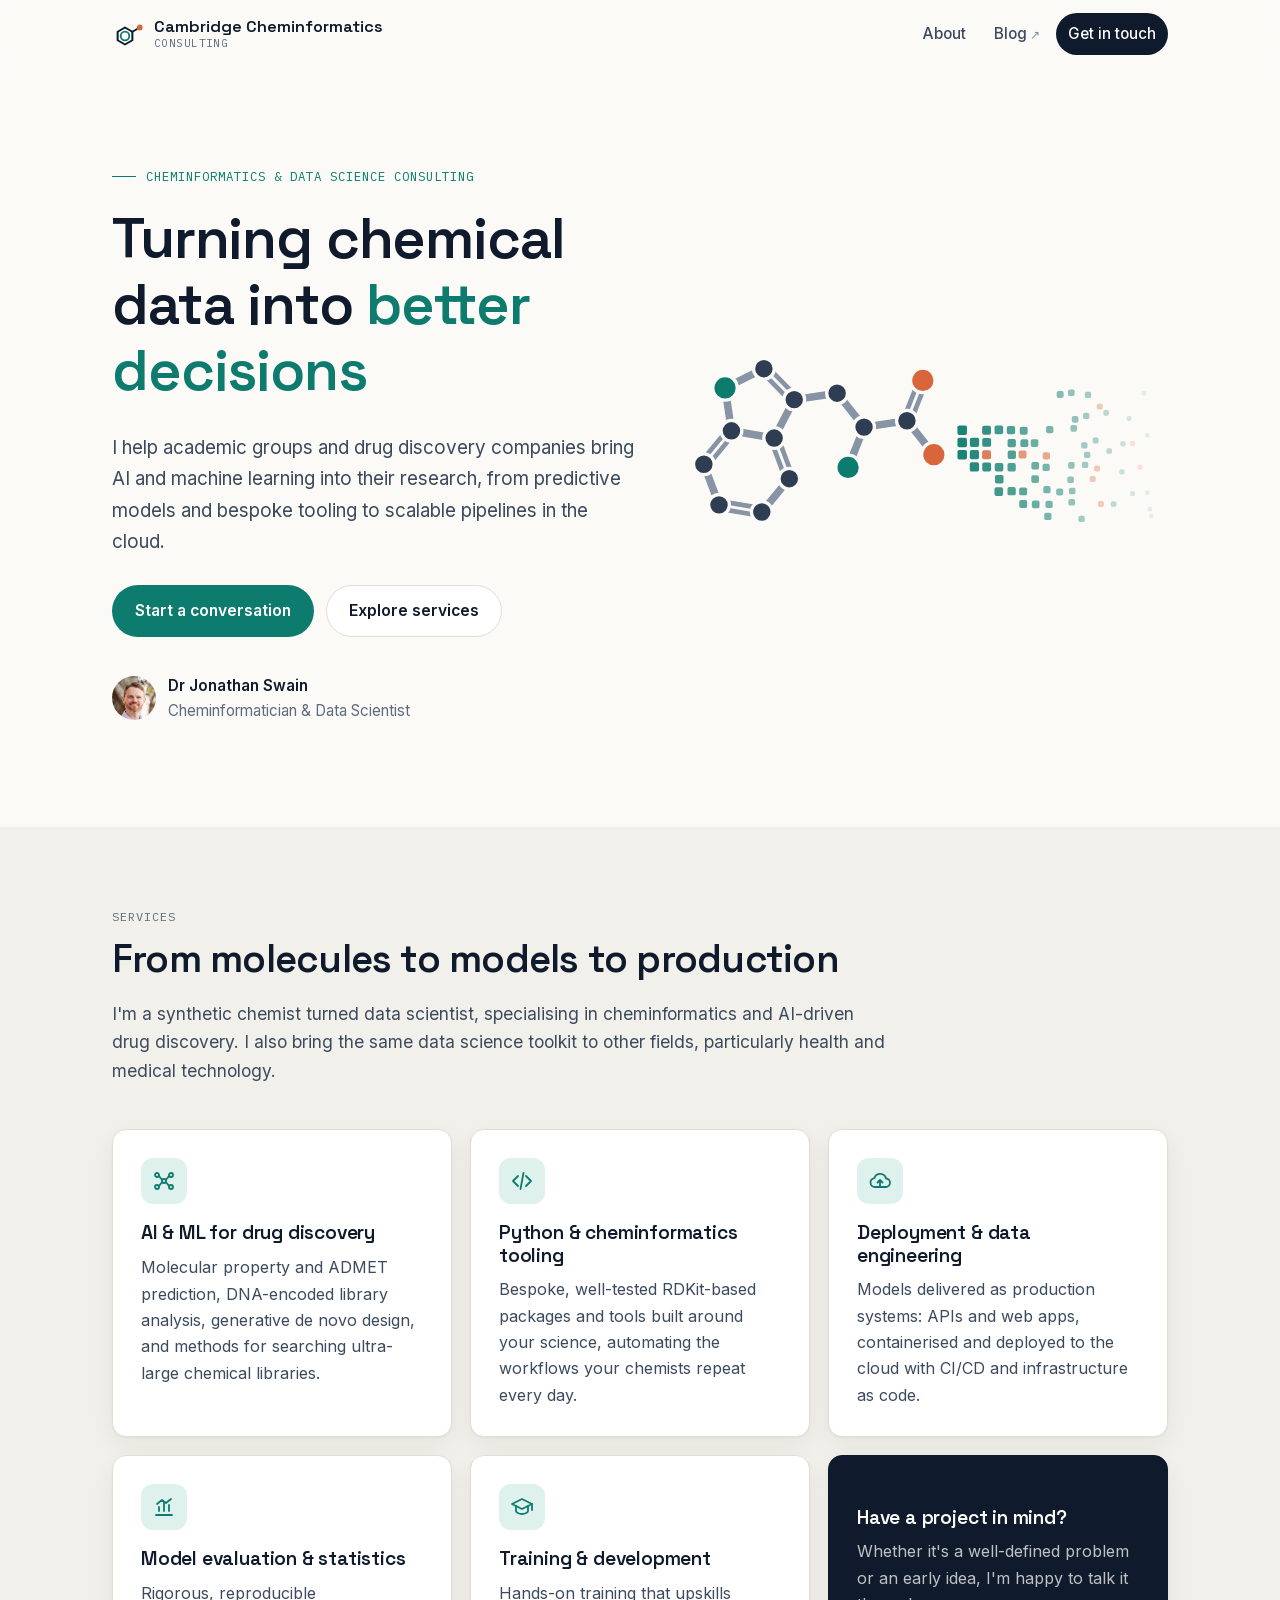
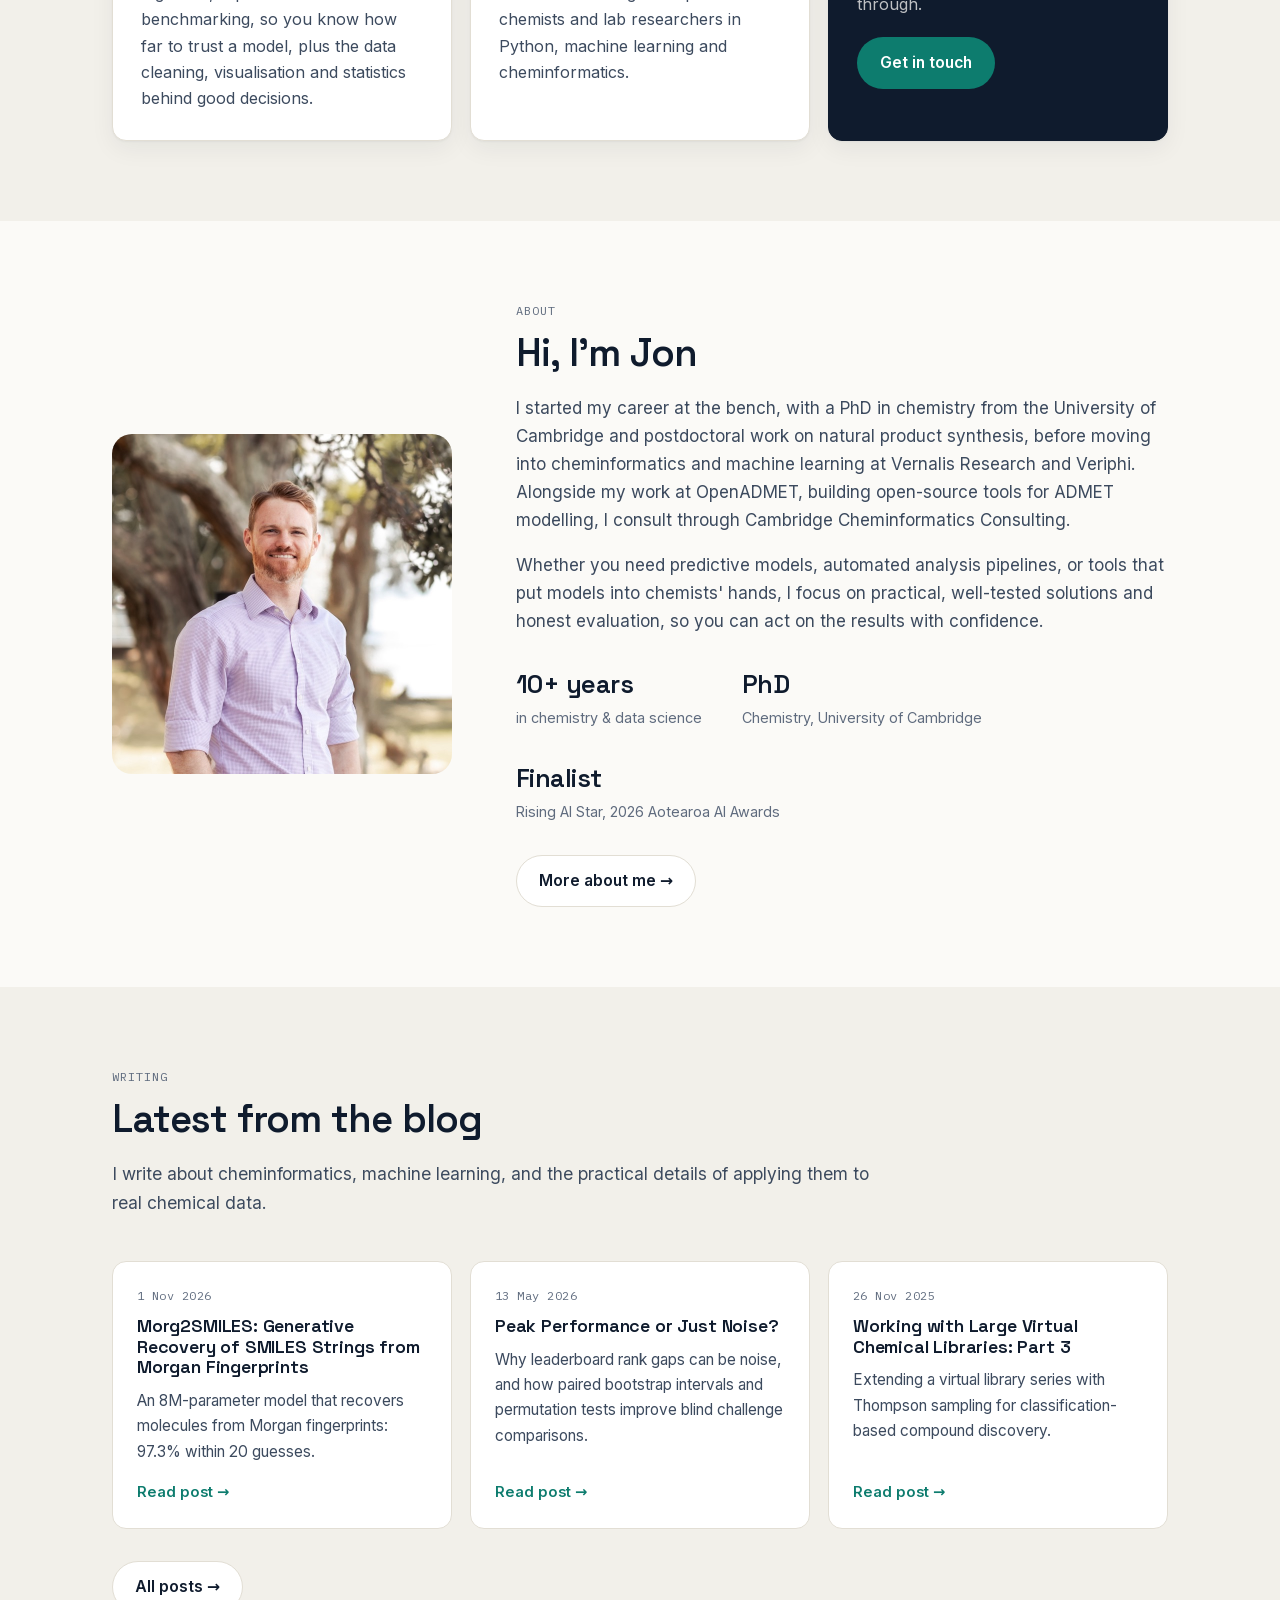
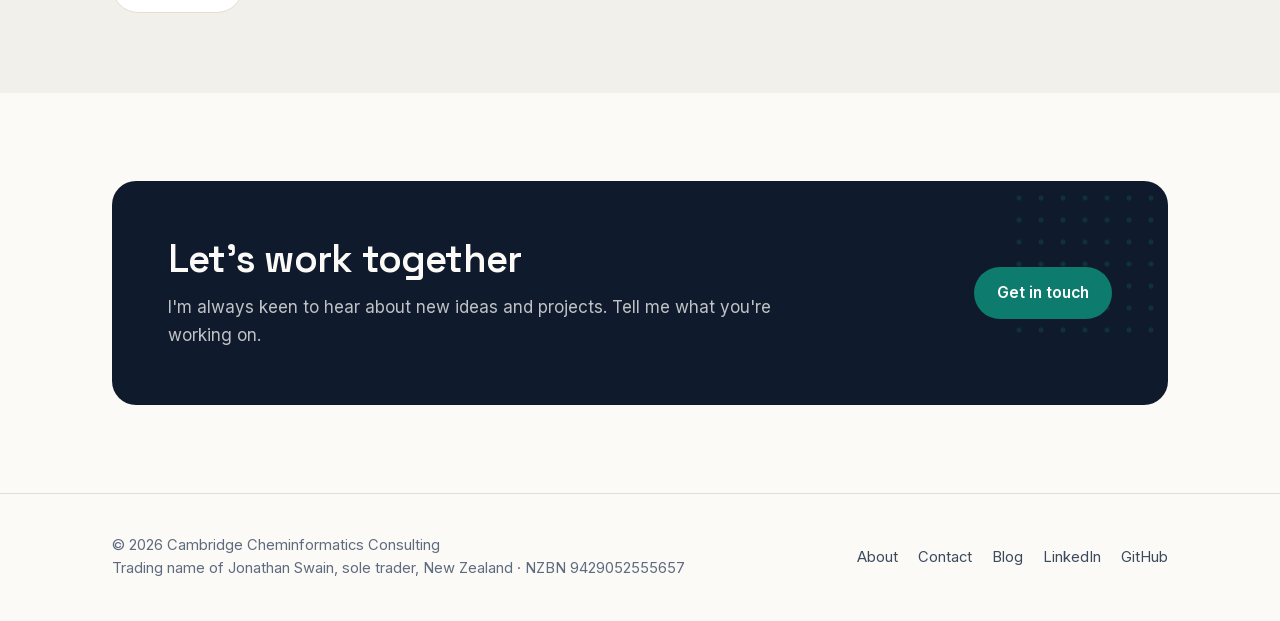
<file: index.html>
<!doctype html>
<html lang="en-GB">

<head>
  <meta charset="utf-8">
  <meta name="viewport" content="width=device-width, initial-scale=1">
  <title>Cambridge Cheminformatics Consulting | Dr Jonathan Swain</title>
  <meta name="description"
    content="Cheminformatics, AI and data science consulting for drug discovery. QSAR and ADMET modelling, bespoke Python tooling, cloud deployment, and training from Dr Jonathan Swain.">
  <link rel="canonical" href="https://cambridgecheminformatics.com/">
  <meta property="og:type" content="website">
  <meta property="og:title" content="Cambridge Cheminformatics Consulting">
  <meta property="og:description" content="Cheminformatics, AI and data science consulting for drug discovery.">
  <meta property="og:url" content="https://cambridgecheminformatics.com/">
  <meta property="og:site_name" content="Cambridge Cheminformatics Consulting">
  <meta property="og:image" content="https://cambridgecheminformatics.com/assets/img/og-card.png">
  <meta property="og:image:width" content="1200">
  <meta property="og:image:height" content="630">
  <meta property="og:image:alt"
    content="Cambridge Cheminformatics Consulting: turning chemical data into better decisions">
  <meta name="twitter:card" content="summary_large_image">
  <meta name="theme-color" content="#fbfaf7" media="(prefers-color-scheme: light)">
  <meta name="theme-color" content="#0c1420" media="(prefers-color-scheme: dark)">
  <link rel="icon" href="favicon.ico" sizes="32x32">
  <link rel="icon" href="assets/img/favicon.svg" type="image/svg+xml">
  <link rel="apple-touch-icon" href="apple-touch-icon.png">
  <link rel="preload" href="assets/fonts/inter.woff2" as="font" type="font/woff2" crossorigin>
  <link rel="stylesheet" href="assets/css/style.css">
  <script type="application/ld+json">
  {
    "@context": "https://schema.org",
    "@type": "ProfessionalService",
    "name": "Cambridge Cheminformatics Consulting",
    "url": "https://cambridgecheminformatics.com/",
    "description": "Cheminformatics, AI and data science consulting for drug discovery.",
    "founder": {
      "@type": "Person",
      "name": "Jonathan Swain",
      "honorificPrefix": "Dr",
      "jobTitle": "Data Scientist and Cheminformatician",
      "sameAs": ["https://www.linkedin.com/in/jonathan-swain/", "https://github.com/jonswain", "https://orcid.org/0000-0003-4457-1481", "https://jonswain.github.io/"]
    }
  }
  </script>
</head>

<body>
  <a class="skip-link" href="#main">Skip to content</a>

  <header class="site-header">
    <div class="wrap">
      <a class="brand" href="./" aria-label="Cambridge Cheminformatics Consulting, home">
        <svg viewBox="0 0 32 32" aria-hidden="true">
          <path d="M13 9.5 20.36 13.75V22.25L13 26.5 5.64 22.25V13.75Z" fill="none" stroke="currentColor"
            stroke-width="2" stroke-linejoin="round" />
          <circle cx="13" cy="18" r="4.3" fill="none" stroke="#0d7c6e" stroke-width="1.8" />
          <path d="M20.36 13.75 27.72 9.5" stroke="currentColor" stroke-width="2" stroke-linecap="round" />
          <circle cx="27.72" cy="9.5" r="2.9" fill="#d9663b" />
        </svg>
        <span class="brand-text">Cambridge Cheminformatics<small>Consulting</small></span>
      </a>
      <nav class="nav" aria-label="Main">
        <a href="about/">About</a>
        <a class="ext" href="https://jonswain.github.io/" target="_blank" rel="noopener">Blog<span class="visually-hidden"> (opens in a new tab)</span></a>
        <a class="nav-cta" href="contact/">Get in touch</a>
      </nav>
    </div>
  </header>

  <main id="main">
    <section class="hero">
      <div class="wrap">
        <div>
          <span class="eyebrow">Cheminformatics &amp; data science consulting</span>
          <h1>Turning chemical data into <em>better decisions</em></h1>
          <p class="lede">I help academic groups and drug discovery companies bring AI and machine learning into their
            research, from predictive models and bespoke tooling to scalable pipelines in the cloud.</p>
          <div class="actions">
            <a class="btn btn-primary" href="contact/">Start a conversation</a>
            <a class="btn btn-ghost" href="#services">Explore services</a>
          </div>
          <div class="byline">
            <img src="assets/img/jon-avatar.jpg" alt="" width="44" height="44">
            <div><strong>Dr Jonathan Swain</strong>Cheminformatician &amp; Data Scientist</div>
          </div>
        </div>
        <div class="hero-art" aria-hidden="true">
          <svg viewBox="-127.4 -110.6 512.1 222.2" role="presentation">
            <g class="bits">
              <rect class="bit" x="161.7" y="-10.4" width="10.1" height="10.1" rx="2" opacity="0.95" style="--d:3.1s" />
              <rect class="bit" x="161.7" y="2.6" width="10.1" height="10.1" rx="2" opacity="0.95" style="--d:3.5s" />
              <rect class="bit" x="161.7" y="15.6" width="10.1" height="10.1" rx="2" opacity="0.95" style="--d:0.3s" />
              <rect class="bit" x="174.9" y="2.7" width="9.8" height="9.8" rx="2" opacity="0.89" style="--d:5.6s" />
              <rect class="bit" x="174.8" y="15.7" width="9.8" height="9.8" rx="2" opacity="0.89" style="--d:1.1s" />
              <rect class="bit" x="174.8" y="28.8" width="9.8" height="9.8" rx="2" opacity="0.89" style="--d:1.3s" />
              <rect class="bit" x="187.9" y="-10.0" width="9.4" height="9.4" rx="2" opacity="0.84" style="--d:5.3s" />
              <rect class="bit" x="188.0" y="2.9" width="9.4" height="9.4" rx="2" opacity="0.84" style="--d:6.0s" />
              <rect class="bit hi" x="187.9" y="16.0" width="9.4" height="9.4" rx="2" opacity="0.84" style="--d:6.0s" />
              <rect class="bit" x="188.0" y="29.0" width="9.4" height="9.4" rx="2" opacity="0.84" style="--d:1.3s" />
              <rect class="bit" x="201.1" y="-10.2" width="9.1" height="9.1" rx="2" opacity="0.78" style="--d:0.4s" />
              <rect class="bit" x="201.3" y="29.4" width="9.1" height="9.1" rx="2" opacity="0.78" style="--d:5.7s" />
              <rect class="bit" x="201.5" y="42.1" width="9.1" height="9.1" rx="2" opacity="0.78" style="--d:5.3s" />
              <rect class="bit" x="201.0" y="55.3" width="9.1" height="9.1" rx="2" opacity="0.78" style="--d:1.0s" />
              <rect class="bit" x="214.1" y="-9.9" width="8.8" height="8.8" rx="2" opacity="0.72" style="--d:1.0s" />
              <rect class="bit" x="214.9" y="3.9" width="8.8" height="8.8" rx="2" opacity="0.72" style="--d:4.5s" />
              <rect class="bit" x="215.0" y="16.3" width="8.8" height="8.8" rx="2" opacity="0.72" style="--d:4.4s" />
              <rect class="bit" x="214.8" y="29.6" width="8.8" height="8.8" rx="2" opacity="0.72" style="--d:5.3s" />
              <rect class="bit" x="214.8" y="55.0" width="8.8" height="8.8" rx="2" opacity="0.72" style="--d:3.2s" />
              <rect class="bit" x="227.8" y="-8.9" width="8.4" height="8.4" rx="2" opacity="0.67" style="--d:3.5s" />
              <rect class="bit" x="228.5" y="4.2" width="8.4" height="8.4" rx="2" opacity="0.67" style="--d:0.8s" />
              <rect class="bit hi" x="226.6" y="16.3" width="8.4" height="8.4" rx="2" opacity="0.67" style="--d:0.8s" />
              <rect class="bit" x="227.2" y="55.4" width="8.4" height="8.4" rx="2" opacity="0.67" style="--d:1.3s" />
              <rect class="bit" x="227.3" y="68.8" width="8.4" height="8.4" rx="2" opacity="0.67" style="--d:3.3s" />
              <rect class="bit" x="239.5" y="4.4" width="8.1" height="8.1" rx="2" opacity="0.61" style="--d:1.1s" />
              <rect class="bit" x="240.2" y="28.3" width="8.1" height="8.1" rx="2" opacity="0.61" style="--d:2.3s" />
              <rect class="bit" x="240.1" y="42.6" width="8.1" height="8.1" rx="2" opacity="0.61" style="--d:3.3s" />
              <rect class="bit" x="240.7" y="69.3" width="8.1" height="8.1" rx="2" opacity="0.61" style="--d:5.8s" />
              <rect class="bit" x="255.8" y="-9.8" width="7.7" height="7.7" rx="2" opacity="0.55" style="--d:1.9s" />
              <rect class="bit hi" x="252.2" y="18.0" width="7.7" height="7.7" rx="2" opacity="0.55" style="--d:4.6s" />
              <rect class="bit" x="252.0" y="30.3" width="7.7" height="7.7" rx="2" opacity="0.55" style="--d:2.7s" />
              <rect class="bit" x="252.8" y="54.0" width="7.7" height="7.7" rx="2" opacity="0.55" style="--d:2.6s" />
              <rect class="bit" x="255.1" y="69.6" width="7.7" height="7.7" rx="2" opacity="0.55" style="--d:2.7s" />
              <rect class="bit" x="253.8" y="82.3" width="7.7" height="7.7" rx="2" opacity="0.55" style="--d:5.8s" />
              <rect class="bit" x="267.0" y="-46.9" width="7.4" height="7.4" rx="2" opacity="0.50" style="--d:5.3s" />
              <rect class="bit" x="266.5" y="56.5" width="7.4" height="7.4" rx="2" opacity="0.50" style="--d:4.9s" />
              <rect class="bit" x="279.0" y="-48.6" width="7.0" height="7.0" rx="2" opacity="0.44" style="--d:0.9s" />
              <rect class="bit" x="283.1" y="-20.3" width="7.0" height="7.0" rx="2" opacity="0.44" style="--d:2.8s" />
              <rect class="bit" x="281.6" y="-10.8" width="7.0" height="7.0" rx="2" opacity="0.44" style="--d:2.0s" />
              <rect class="bit" x="279.1" y="28.5" width="7.0" height="7.0" rx="2" opacity="0.44" style="--d:5.1s" />
              <rect class="bit" x="278.3" y="43.8" width="7.0" height="7.0" rx="2" opacity="0.44" style="--d:1.7s" />
              <rect class="bit" x="280.0" y="55.7" width="7.0" height="7.0" rx="2" opacity="0.44" style="--d:3.7s" />
              <rect class="bit" x="279.5" y="67.6" width="7.0" height="7.0" rx="2" opacity="0.44" style="--d:1.1s" />
              <rect class="bit" x="296.9" y="-46.1" width="6.7" height="6.7" rx="2" opacity="0.38" style="--d:0.1s" />
              <rect class="bit" x="295.0" y="-23.8" width="6.7" height="6.7" rx="2" opacity="0.38" style="--d:0.0s" />
              <rect class="bit" x="293.0" y="7.4" width="6.7" height="6.7" rx="2" opacity="0.38" style="--d:2.2s" />
              <rect class="bit" x="296.0" y="17.5" width="6.7" height="6.7" rx="2" opacity="0.38" style="--d:0.3s" />
              <rect class="bit" x="293.8" y="28.1" width="6.7" height="6.7" rx="2" opacity="0.38" style="--d:4.8s" />
              <rect class="bit" x="290.1" y="85.5" width="6.7" height="6.7" rx="2" opacity="0.38" style="--d:4.5s" />
              <rect class="bit hi" x="309.6" y="-33.5" width="6.3" height="6.3" rx="2" opacity="0.33"
                style="--d:3.7s" />
              <rect class="bit" x="305.2" y="2.5" width="6.3" height="6.3" rx="2" opacity="0.33" style="--d:3.8s" />
              <rect class="bit hi" x="306.7" y="32.2" width="6.3" height="6.3" rx="2" opacity="0.33" style="--d:1.1s" />
              <rect class="bit hi" x="302.1" y="43.4" width="6.3" height="6.3" rx="2" opacity="0.33" style="--d:4.1s" />
              <rect class="bit hi" x="310.8" y="69.8" width="6.3" height="6.3" rx="2" opacity="0.33" style="--d:2.5s" />
              <rect class="bit" x="316.5" y="-26.7" width="6.0" height="6.0" rx="2" opacity="0.27" style="--d:2.1s" />
              <rect class="bit" x="319.7" y="13.7" width="6.0" height="6.0" rx="2" opacity="0.27" style="--d:5.1s" />
              <rect class="bit" x="324.4" y="70.0" width="6.0" height="6.0" rx="2" opacity="0.27" style="--d:5.5s" />
              <rect class="bit" x="334.5" y="6.3" width="5.6" height="5.6" rx="2" opacity="0.21" style="--d:4.5s" />
              <rect class="bit" x="333.4" y="36.0" width="5.6" height="5.6" rx="2" opacity="0.21" style="--d:1.2s" />
              <rect class="bit" x="341.1" y="-20.4" width="5.3" height="5.3" rx="2" opacity="0.16" style="--d:4.9s" />
              <rect class="bit hi" x="344.9" y="6.2" width="5.3" height="5.3" rx="2" opacity="0.16" style="--d:0.2s" />
              <rect class="bit hi" x="352.8" y="31.3" width="5.3" height="5.3" rx="2" opacity="0.16" style="--d:5.4s" />
              <rect class="bit" x="344.9" y="59.2" width="5.3" height="5.3" rx="2" opacity="0.16" style="--d:4.6s" />
              <rect class="bit" x="357.1" y="-47.0" width="4.9" height="4.9" rx="2" opacity="0.10" style="--d:1.6s" />
              <rect class="bit" x="360.8" y="-2.4" width="4.9" height="4.9" rx="2" opacity="0.10" style="--d:4.4s" />
              <rect class="bit" x="360.7" y="58.5" width="4.9" height="4.9" rx="2" opacity="0.10" style="--d:6.0s" />
              <rect class="bit" x="363.5" y="75.8" width="4.9" height="4.9" rx="2" opacity="0.10" style="--d:2.9s" />
              <rect class="bit" x="365.1" y="83.2" width="4.9" height="4.9" rx="2" opacity="0.10" style="--d:2.8s" />
            </g>
            <g class="mol">
              <line class="bond" x1="45.7" y1="34.2" x2="62.6" y2="-8.6" />
              <line class="bond" x1="62.6" y1="-8.6" x2="34.0" y2="-44.6" />
              <line class="bond" x1="34.0" y1="-44.6" x2="-11.5" y2="-37.8" />
              <line class="bond dbl" x1="-8.6" y1="-40.6" x2="-40.9" y2="-73.5" />
              <line class="bond dbl" x1="-14.3" y1="-35.0" x2="-46.6" y2="-67.8" />
              <line class="bond" x1="-43.7" y1="-70.6" x2="-84.9" y2="-50.2" />
              <line class="bond" x1="-84.9" y1="-50.2" x2="-78.1" y2="-4.7" />
              <line class="bond dbl" x1="-81.2" y1="-7.2" x2="-110.5" y2="28.3" />
              <line class="bond dbl" x1="-75.0" y1="-2.1" x2="-104.3" y2="33.4" />
              <line class="bond" x1="-107.4" y1="30.8" x2="-91.3" y2="73.9" />
              <line class="bond dbl" x1="-92.0" y1="77.9" x2="-46.6" y2="85.5" />
              <line class="bond dbl" x1="-90.6" y1="70.0" x2="-45.3" y2="77.6" />
              <line class="bond" x1="-45.9" y1="81.5" x2="-16.7" y2="46.1" />
              <line class="bond dbl" x1="-12.9" y1="44.7" x2="-29.0" y2="1.6" />
              <line class="bond dbl" x1="-20.4" y1="47.4" x2="-36.5" y2="4.4" />
              <line class="bond" x1="62.6" y1="-8.6" x2="108.1" y2="-15.4" />
              <line class="bond dbl" x1="104.4" y1="-16.9" x2="121.3" y2="-59.7" />
              <line class="bond dbl" x1="111.8" y1="-13.9" x2="128.7" y2="-56.7" />
              <line class="bond" x1="108.1" y1="-15.4" x2="136.7" y2="20.6" />
              <line class="bond" x1="-32.8" y1="3.0" x2="-11.5" y2="-37.8" />
              <line class="bond" x1="-32.8" y1="3.0" x2="-78.1" y2="-4.7" />
              <circle class="atom a-N" cx="45.7" cy="34.2" r="13" />
              <circle class="atom a-C" cx="62.6" cy="-8.6" r="11" />
              <circle class="atom a-C" cx="34.0" cy="-44.6" r="11" />
              <circle class="atom a-C" cx="-11.5" cy="-37.8" r="11" />
              <circle class="atom a-C" cx="-43.7" cy="-70.6" r="11" />
              <circle class="atom a-N" cx="-84.9" cy="-50.2" r="13" />
              <circle class="atom a-C" cx="-78.1" cy="-4.7" r="11" />
              <circle class="atom a-C" cx="-107.4" cy="30.8" r="11" />
              <circle class="atom a-C" cx="-91.3" cy="73.9" r="11" />
              <circle class="atom a-C" cx="-45.9" cy="81.5" r="11" />
              <circle class="atom a-C" cx="-16.7" cy="46.1" r="11" />
              <circle class="atom a-C" cx="-32.8" cy="3.0" r="11" />
              <circle class="atom a-C" cx="108.1" cy="-15.4" r="11" />
              <circle class="atom a-O" cx="125.0" cy="-58.2" r="13" />
              <circle class="atom a-O" cx="136.7" cy="20.6" r="13" />
            </g>
          </svg>
        </div>
      </div>
    </section>

    <section id="services" class="section-alt">
      <div class="wrap">
        <div class="section-head">
          <span class="kicker">Services</span>
          <h2>From molecules to models to production</h2>
          <p>I'm a synthetic chemist turned data scientist, specialising in cheminformatics and AI-driven drug
            discovery. I also bring the same data science toolkit to other fields, particularly health and medical
            technology.</p>
        </div>
        <div class="services">
          <article class="card">
            <div class="icon"><svg viewBox="0 0 24 24">
                <circle cx="5" cy="6" r="2" />
                <circle cx="5" cy="18" r="2" />
                <circle cx="12" cy="12" r="2" />
                <circle cx="19" cy="6" r="2" />
                <circle cx="19" cy="18" r="2" />
                <path d="M6.8 6.9 10.2 11M6.8 17.1l3.4-4.1M13.8 11l3.4-4.1M13.8 13l3.4 4.1" />
              </svg></div>
            <h3>AI &amp; ML for drug discovery</h3>
            <p>Molecular property and ADMET prediction, DNA-encoded library analysis, generative de novo design, and
              methods for searching ultra-large chemical libraries.</p>
          </article>
          <article class="card">
            <div class="icon"><svg viewBox="0 0 24 24">
                <path d="m8 7-5 5 5 5M16 7l5 5-5 5M13.5 4l-3 16" />
              </svg></div>
            <h3>Python &amp; cheminformatics tooling</h3>
            <p>Bespoke, well-tested RDKit-based packages and tools built around your science, automating the workflows
              your chemists repeat every day.</p>
          </article>
          <article class="card">
            <div class="icon"><svg viewBox="0 0 24 24">
                <path d="M7 18a4.5 4.5 0 0 1-.6-8.96A6 6 0 0 1 18 9.5a4 4 0 0 1-.5 8.5Z" />
                <path d="M12 11v6M9.5 13.5 12 11l2.5 2.5" />
              </svg></div>
            <h3>Deployment &amp; data engineering</h3>
            <p>Models delivered as production systems: APIs and web apps, containerised and deployed to the cloud with
              CI/CD and infrastructure as code.</p>
          </article>
          <article class="card">
            <div class="icon"><svg viewBox="0 0 24 24">
                <path d="M4 20h16" />
                <path d="M7 16v-4M12 16V7M17 16v-6" />
                <path d="m5 9 5-4 4 3 5-4" />
              </svg></div>
            <h3>Model evaluation &amp; statistics</h3>
            <p>Rigorous, reproducible benchmarking, so you know how far to trust a model, plus the data cleaning,
              visualisation and statistics behind good decisions.</p>
          </article>
          <article class="card">
            <div class="icon"><svg viewBox="0 0 24 24">
                <path d="M2 9 12 4l10 5-10 5Z" />
                <path d="M6 11v5c0 1.5 2.7 3 6 3s6-1.5 6-3v-5M22 9v6" />
              </svg></div>
            <h3>Training &amp; development</h3>
            <p>Hands-on training that upskills chemists and lab researchers in Python, machine learning and
              cheminformatics.</p>
          </article>
          <article class="card card-cta">
            <h3>Have a project in mind?</h3>
            <p>Whether it's a well-defined problem or an early idea, I'm happy to talk it through.</p>
            <a class="btn btn-primary" href="contact/">Get in touch</a>
          </article>
        </div>
      </div>
    </section>

    <section>
      <div class="wrap intro">
        <div class="portrait">
          <img src="assets/img/jon.jpg" alt="Dr Jonathan Swain" width="340" height="340" loading="lazy">
        </div>
        <div>
          <span class="kicker">About</span>
          <h2>Hi, I'm Jon</h2>
          <p>I started my career at the bench, with a PhD in chemistry from the University of Cambridge and postdoctoral
          work on natural product synthesis, before moving into cheminformatics and machine learning at Vernalis Research and Veriphi.
            Alongside my work at OpenADMET, building open-source tools for ADMET modelling, I consult through Cambridge
            Cheminformatics Consulting.</p>
          <p>Whether you need predictive models, automated analysis pipelines, or tools that put models into chemists'
            hands, I focus on practical, well-tested solutions and honest evaluation, so you can act on the results with
            confidence.</p>
          <ul class="stats">
            <li><strong>10+ years</strong>in chemistry &amp; data science</li>
            <li><strong>PhD</strong>Chemistry, University of Cambridge</li>
            <li><strong>Finalist</strong>Rising AI Star, 2026 Aotearoa AI Awards</li>
          </ul>
          <a class="btn btn-ghost" href="about/">More about me →</a>
        </div>
      </div>
    </section>

    <section class="section-alt">
      <div class="wrap">
        <div class="section-head">
          <span class="kicker">Writing</span>
          <h2>Latest from the blog</h2>
          <p>I write about cheminformatics, machine learning, and the practical details of applying them to real
            chemical data.</p>
        </div>
        <ul class="posts" data-feed="https://jonswain.github.io/feed.xml" data-feed-count="3">
          <li class="post"><a href="https://jonswain.github.io/morg2smiles/">
              <time datetime="2026-11-01">1 Nov 2026</time>
              <h3>Morg2SMILES: Generative Recovery of SMILES Strings from Morgan Fingerprints</h3>
              <p>An 8M-parameter model that recovers molecules from Morgan fingerprints: 97.3% within 20 guesses.</p>
              <span class="more">Read post →</span>
            </a></li>
          <li class="post"><a href="https://jonswain.github.io/peak-performance-or-just-noise/">
              <time datetime="2026-05-13">13 May 2026</time>
              <h3>Peak Performance or Just Noise?</h3>
              <p>Why leaderboard rank gaps can be noise, and how paired bootstrap intervals and permutation tests
                improve blind challenge comparisons.</p>
              <span class="more">Read post →</span>
            </a></li>
          <li class="post"><a
              href="https://jonswain.github.io/ultra-large-libraries-part-3-thompson-sampling-classification/">
              <time datetime="2025-11-26">26 Nov 2025</time>
              <h3>Working with Large Virtual Chemical Libraries: Part 3</h3>
              <p>Extending a virtual library series with Thompson sampling for classification-based compound discovery.
              </p>
              <span class="more">Read post →</span>
            </a></li>
        </ul>
        <div class="section-foot"><a class="btn btn-ghost" href="https://jonswain.github.io/">All posts →</a></div>
      </div>
    </section>

    <section class="cta-band" style="padding-top:88px">
      <div class="wrap">
        <div class="box">
          <div>
            <h2>Let's work together</h2>
            <p>I'm always keen to hear about new ideas and projects. Tell me what you're working on.</p>
          </div>
          <a class="btn btn-primary" href="contact/">Get in touch</a>
        </div>
      </div>
    </section>
  </main>

  <footer class="site-footer">
    <div class="wrap">
      <p class="legal">© <span data-year>2026</span> Cambridge Cheminformatics Consulting<br>
        Trading name of Jonathan Swain, sole trader, New Zealand · NZBN 9429052555657</p>
      <nav aria-label="Footer">
        <a href="about/">About</a>
        <a href="contact/">Contact</a>
        <a href="https://jonswain.github.io/" target="_blank" rel="noopener">Blog<span class="visually-hidden"> (opens in a new tab)</span></a>
        <a href="https://www.linkedin.com/in/jonathan-swain/">LinkedIn</a>
        <a href="https://github.com/jonswain">GitHub</a>
      </nav>
    </div>
  </footer>

  <script src="assets/js/main.js" defer></script>
  <!-- Cloudflare Web Analytics --><script type='module' src='https://static.cloudflareinsights.com/beacon.min.js' data-cf-beacon='{"token": "aa5a878d3db4446e9f86eaf2953f493a"}'></script><!-- End Cloudflare Web Analytics -->
</body>

</html>
</file>
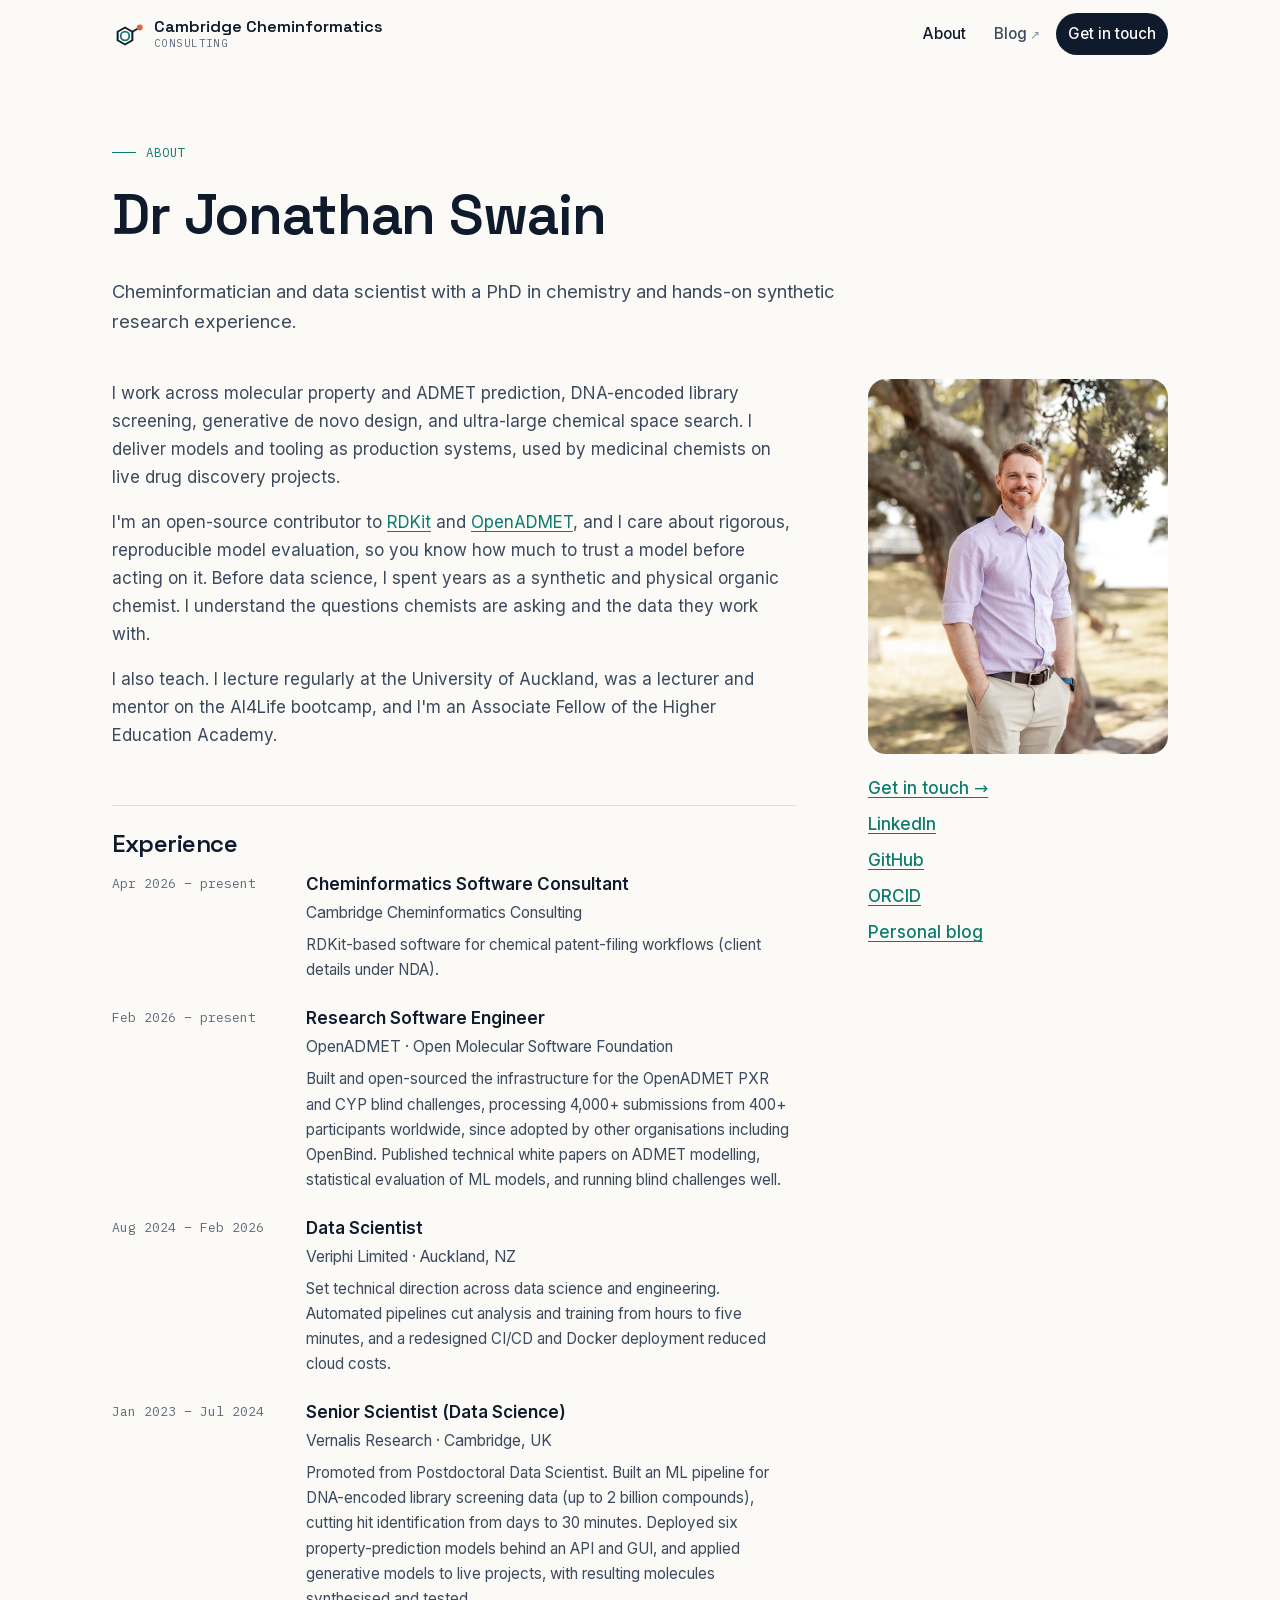
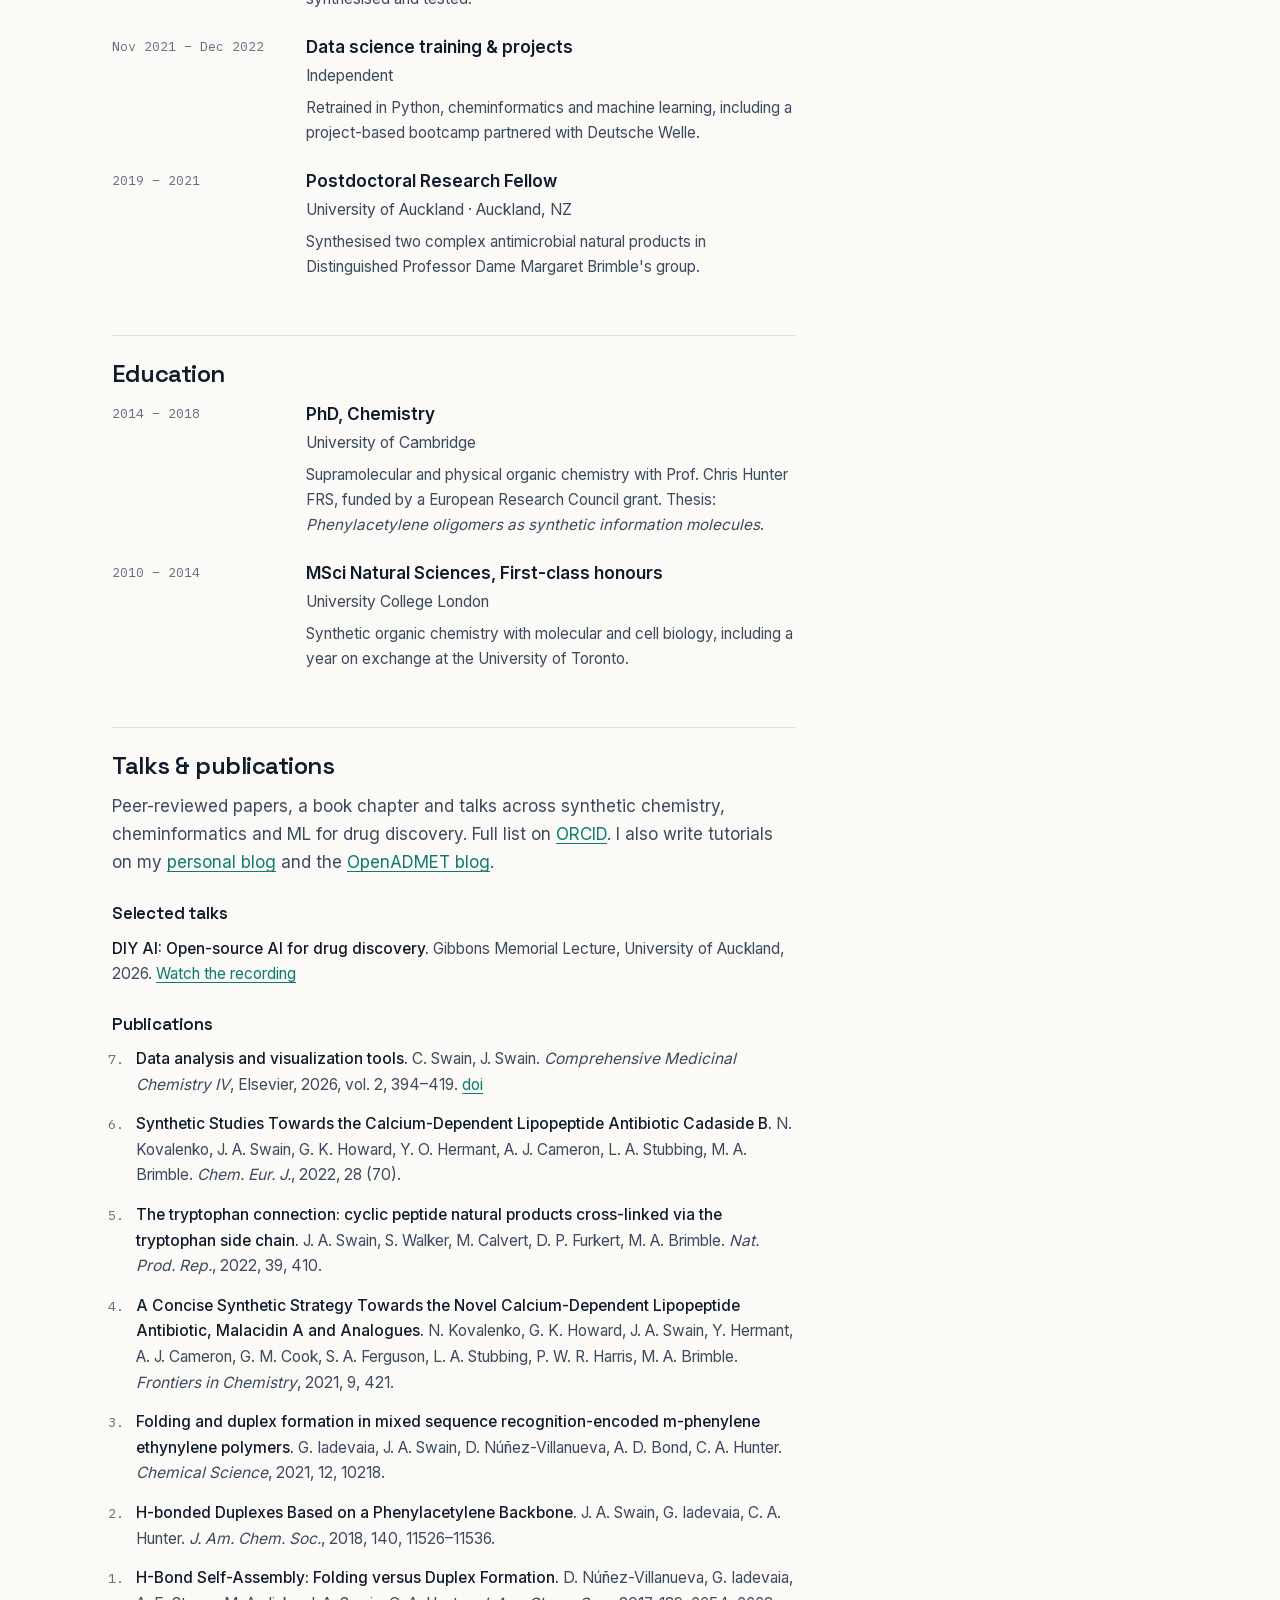
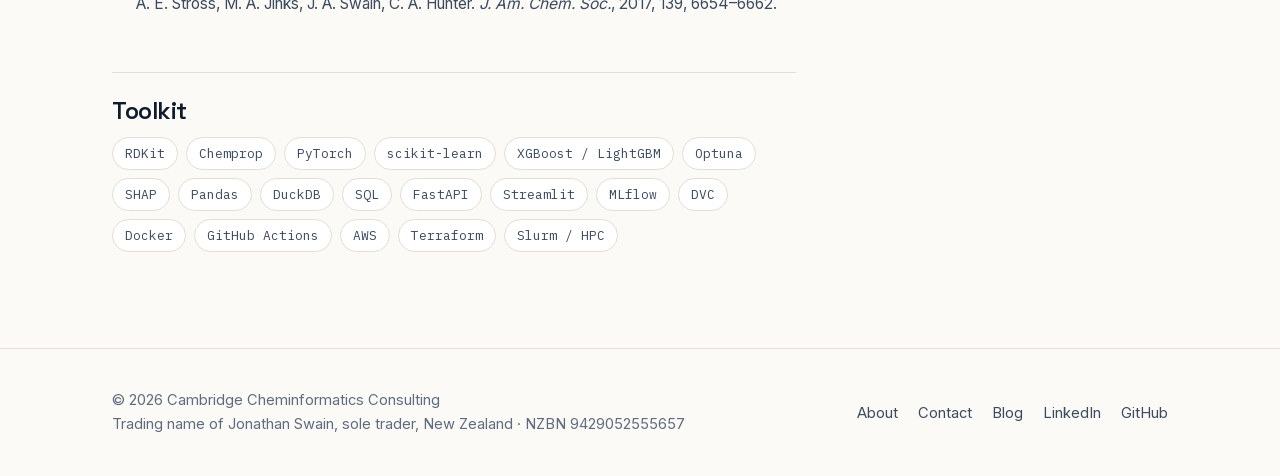
<file: about/index.html>
<!doctype html>
<html lang="en-GB">

<head>
  <meta charset="utf-8">
  <meta name="viewport" content="width=device-width, initial-scale=1">
  <title>About | Cambridge Cheminformatics Consulting</title>
  <meta name="description"
    content="Dr Jonathan Swain: cheminformatician and data scientist with a PhD in chemistry, working across ADMET prediction, DNA-encoded library screening, generative design and ultra-large chemical space search.">
  <link rel="canonical" href="https://cambridgecheminformatics.com/about/">
  <meta property="og:type" content="profile">
  <meta property="og:title" content="About Dr Jonathan Swain | Cambridge Cheminformatics Consulting">
  <meta property="og:url" content="https://cambridgecheminformatics.com/about/">
  <meta property="og:site_name" content="Cambridge Cheminformatics Consulting">
  <meta property="og:image" content="https://cambridgecheminformatics.com/assets/img/og-card.png">
  <meta property="og:image:width" content="1200">
  <meta property="og:image:height" content="630">
  <meta property="og:image:alt"
    content="Cambridge Cheminformatics Consulting: turning chemical data into better decisions">
  <meta name="twitter:card" content="summary_large_image">
  <meta name="theme-color" content="#fbfaf7" media="(prefers-color-scheme: light)">
  <meta name="theme-color" content="#0c1420" media="(prefers-color-scheme: dark)">
  <link rel="icon" href="../favicon.ico" sizes="32x32">
  <link rel="icon" href="../assets/img/favicon.svg" type="image/svg+xml">
  <link rel="apple-touch-icon" href="../apple-touch-icon.png">
  <link rel="preload" href="../assets/fonts/inter.woff2" as="font" type="font/woff2" crossorigin>
  <link rel="stylesheet" href="../assets/css/style.css">
</head>

<body>
  <a class="skip-link" href="#main">Skip to content</a>

  <header class="site-header">
    <div class="wrap">
      <a class="brand" href="../" aria-label="Cambridge Cheminformatics Consulting, home">
        <svg viewBox="0 0 32 32" aria-hidden="true">
          <path d="M13 9.5 20.36 13.75V22.25L13 26.5 5.64 22.25V13.75Z" fill="none" stroke="currentColor"
            stroke-width="2" stroke-linejoin="round" />
          <circle cx="13" cy="18" r="4.3" fill="none" stroke="#0d7c6e" stroke-width="1.8" />
          <path d="M20.36 13.75 27.72 9.5" stroke="currentColor" stroke-width="2" stroke-linecap="round" />
          <circle cx="27.72" cy="9.5" r="2.9" fill="#d9663b" />
        </svg>
        <span class="brand-text">Cambridge Cheminformatics<small>Consulting</small></span>
      </a>
      <nav class="nav" aria-label="Main">
        <a href="./" aria-current="page">About</a>
        <a class="ext" href="https://jonswain.github.io/" target="_blank" rel="noopener">Blog<span class="visually-hidden"> (opens in a new tab)</span></a>
        <a class="nav-cta" href="../contact/">Get in touch</a>
      </nav>
    </div>
  </header>

  <main id="main">
    <div class="wrap page-head">
      <span class="eyebrow">About</span>
      <h1>Dr Jonathan Swain</h1>
      <p>Cheminformatician and data scientist with a PhD in chemistry and hands-on synthetic research experience.</p>
    </div>

    <div class="wrap about-grid" style="padding-bottom:96px">
      <div class="prose">
        <p>I work across molecular property and ADMET prediction, DNA-encoded library screening, generative de novo
          design, and ultra-large chemical space search. I deliver models and tooling as production systems, used by
          medicinal chemists on live drug discovery projects.</p>
        <p>I'm an open-source contributor to <a href="https://www.rdkit.org/">RDKit</a> and <a
            href="https://openadmet.org/">OpenADMET</a>, and I care about rigorous, reproducible model evaluation, so
          you know how much to trust a model before acting on it. Before data science, I spent years as a synthetic and
          physical organic chemist. I understand the questions chemists are asking and the data they work with.</p>
        <p>I also teach. I lecture regularly at the University of Auckland, was a lecturer and mentor on the AI4Life
          bootcamp, and I'm an Associate Fellow of the Higher Education Academy.</p>

        <h2>Experience</h2>
        <ul class="timeline">
          <li><span class="when">Apr 2026 – present</span><span class="what"><strong>Cheminformatics Software
                Consultant</strong><span>Cambridge Cheminformatics Consulting</span>
              <p>RDKit-based software for chemical patent-filing workflows (client details under NDA).</p>
            </span></li>
          <li><span class="when">Feb 2026 – present</span><span class="what"><strong>Research Software
                Engineer</strong><span>OpenADMET · Open Molecular Software Foundation</span>
              <p>Built and open-sourced the infrastructure for the OpenADMET PXR and CYP blind challenges, processing
                4,000+ submissions from 400+ participants worldwide, since adopted by other organisations including
                OpenBind. Published technical white papers on ADMET modelling, statistical evaluation of ML models, and
                running blind challenges well.</p>
            </span></li>
          <li><span class="when">Aug 2024 – Feb 2026</span><span class="what"><strong>Data
                Scientist</strong><span>Veriphi Limited · Auckland, NZ</span>
              <p>Set technical direction across data science and engineering. Automated pipelines cut analysis and
                training from hours to five minutes, and a redesigned CI/CD and Docker deployment reduced cloud costs.
              </p>
            </span></li>
          <li><span class="when">Jan 2023 – Jul 2024</span><span class="what"><strong>Senior Scientist (Data
                Science)</strong><span>Vernalis Research · Cambridge, UK</span>
              <p>Promoted from Postdoctoral Data Scientist. Built an ML pipeline for DNA-encoded library screening data
                (up to 2 billion compounds), cutting hit identification from days to 30 minutes. Deployed six
                property-prediction models behind an API and GUI, and applied generative models to live projects, with
                resulting molecules synthesised and tested.</p>
            </span></li>
          <li><span class="when">Nov 2021 – Dec 2022</span><span class="what"><strong>Data science training &amp;
                projects</strong><span>Independent</span>
              <p>Retrained in Python, cheminformatics and machine learning, including a project-based bootcamp partnered
                with Deutsche Welle.</p>
            </span></li>
          <li><span class="when">2019 – 2021</span><span class="what"><strong>Postdoctoral Research
                Fellow</strong><span>University of Auckland · Auckland, NZ</span>
              <p>Synthesised two complex antimicrobial natural products in Distinguished Professor Dame Margaret
                Brimble's group.</p>
            </span></li>
        </ul>

        <h2>Education</h2>
        <ul class="timeline">
          <li><span class="when">2014 – 2018</span><span class="what"><strong>PhD, Chemistry</strong><span>University of
                Cambridge</span>
              <p>Supramolecular and physical organic chemistry with Prof. Chris Hunter FRS, funded by a European
                Research Council grant. Thesis: <i>Phenylacetylene oligomers as synthetic information molecules</i>.</p>
            </span></li>
          <li><span class="when">2010 – 2014</span><span class="what"><strong>MSci Natural Sciences, First-class
                honours</strong><span>University College London</span>
              <p>Synthetic organic chemistry with molecular and cell biology, including a year on exchange at the
                University of Toronto.</p>
            </span></li>
        </ul>



        <h2>Talks &amp; publications</h2>
        <p>Peer-reviewed papers, a book chapter and talks across synthetic chemistry, cheminformatics and ML for drug
          discovery. Full list on <a href="https://orcid.org/0000-0003-4457-1481">ORCID</a>. I also write tutorials on
          my <a href="https://jonswain.github.io/">personal blog</a> and the <a
            href="https://openadmet.ghost.io/">OpenADMET blog</a>.</p>
        <h3>Selected talks</h3>
        <ul class="pubs talks">
          <li><em>DIY AI: Open-source AI for drug discovery.</em> Gibbons Memorial Lecture, University of Auckland,
            2026. <a href="https://www.youtube.com/live/GM0GGudiSxs">Watch the recording</a></li>
        </ul>

        <h3>Publications</h3>
        <ol class="pubs" reversed>
          <li><em>Data analysis and visualization tools.</em> C. Swain, J. Swain. <i>Comprehensive Medicinal Chemistry
              IV</i>, Elsevier, 2026, vol. 2, 394–419. <a
              href="https://doi.org/10.1016/B978-0-443-29808-0.00007-8">doi</a></li>
          <li><em>Synthetic Studies Towards the Calcium-Dependent Lipopeptide Antibiotic Cadaside B.</em> N. Kovalenko,
            J. A. Swain, G. K. Howard, Y. O. Hermant, A. J. Cameron, L. A. Stubbing, M. A. Brimble. <i>Chem. Eur.
              J.</i>, 2022, 28 (70).</li>
          <li><em>The tryptophan connection: cyclic peptide natural products cross-linked via the tryptophan side
              chain.</em> J. A. Swain, S. Walker, M. Calvert, D. P. Furkert, M. A. Brimble. <i>Nat. Prod. Rep.</i>,
            2022, 39, 410.</li>
          <li><em>A Concise Synthetic Strategy Towards the Novel Calcium-Dependent Lipopeptide Antibiotic, Malacidin A
              and Analogues.</em> N. Kovalenko, G. K. Howard, J. A. Swain, Y. Hermant, A. J. Cameron, G. M. Cook, S. A.
            Ferguson, L. A. Stubbing, P. W. R. Harris, M. A. Brimble. <i>Frontiers in Chemistry</i>, 2021, 9, 421.</li>
          <li><em>Folding and duplex formation in mixed sequence recognition-encoded m-phenylene ethynylene
              polymers.</em> G. Iadevaia, J. A. Swain, D. Núñez-Villanueva, A. D. Bond, C. A. Hunter. <i>Chemical
              Science</i>, 2021, 12, 10218.</li>
          <li><em>H-bonded Duplexes Based on a Phenylacetylene Backbone.</em> J. A. Swain, G. Iadevaia, C. A. Hunter.
            <i>J. Am. Chem. Soc.</i>, 2018, 140, 11526–11536.
          </li>
          <li><em>H-Bond Self-Assembly: Folding versus Duplex Formation.</em> D. Núñez-Villanueva, G. Iadevaia, A. E.
            Stross, M. A. Jinks, J. A. Swain, C. A. Hunter. <i>J. Am. Chem. Soc.</i>, 2017, 139, 6654–6662.</li>
        </ol>
        <h2>Toolkit</h2>
        <ul class="chips">
          <li>RDKit</li>
          <li>Chemprop</li>
          <li>PyTorch</li>
          <li>scikit-learn</li>
          <li>XGBoost / LightGBM</li>
          <li>Optuna</li>
          <li>SHAP</li>
          <li>Pandas</li>
          <li>DuckDB</li>
          <li>SQL</li>
          <li>FastAPI</li>
          <li>Streamlit</li>
          <li>MLflow</li>
          <li>DVC</li>
          <li>Docker</li>
          <li>GitHub Actions</li>
          <li>AWS</li>
          <li>Terraform</li>
          <li>Slurm / HPC</li>
        </ul>
      </div>

      <aside>
        <img src="../assets/img/jon-portrait.jpg" alt="Dr Jonathan Swain" width="300" height="375">
        <ul>
          <li><a href="../contact/">Get in touch →</a></li>
          <li><a href="https://www.linkedin.com/in/jonathan-swain/">LinkedIn</a></li>
          <li><a href="https://github.com/jonswain">GitHub</a></li>
          <li><a href="https://orcid.org/0000-0003-4457-1481">ORCID</a></li>
          <li><a href="https://jonswain.github.io/">Personal blog</a></li>
        </ul>
      </aside>
    </div>
  </main>

  <footer class="site-footer">
    <div class="wrap">
      <p class="legal">© <span data-year>2026</span> Cambridge Cheminformatics Consulting<br>
        Trading name of Jonathan Swain, sole trader, New Zealand · NZBN 9429052555657</p>
      <nav aria-label="Footer">
        <a href="./">About</a>
        <a href="../contact/">Contact</a>
        <a href="https://jonswain.github.io/" target="_blank" rel="noopener">Blog<span class="visually-hidden"> (opens in a new tab)</span></a>
        <a href="https://www.linkedin.com/in/jonathan-swain/">LinkedIn</a>
        <a href="https://github.com/jonswain">GitHub</a>
      </nav>
    </div>
  </footer>

  <script src="../assets/js/main.js" defer></script>
  <!-- Cloudflare Web Analytics --><script type='module' src='https://static.cloudflareinsights.com/beacon.min.js' data-cf-beacon='{"token": "aa5a878d3db4446e9f86eaf2953f493a"}'></script><!-- End Cloudflare Web Analytics -->
</body>

</html>
</file>
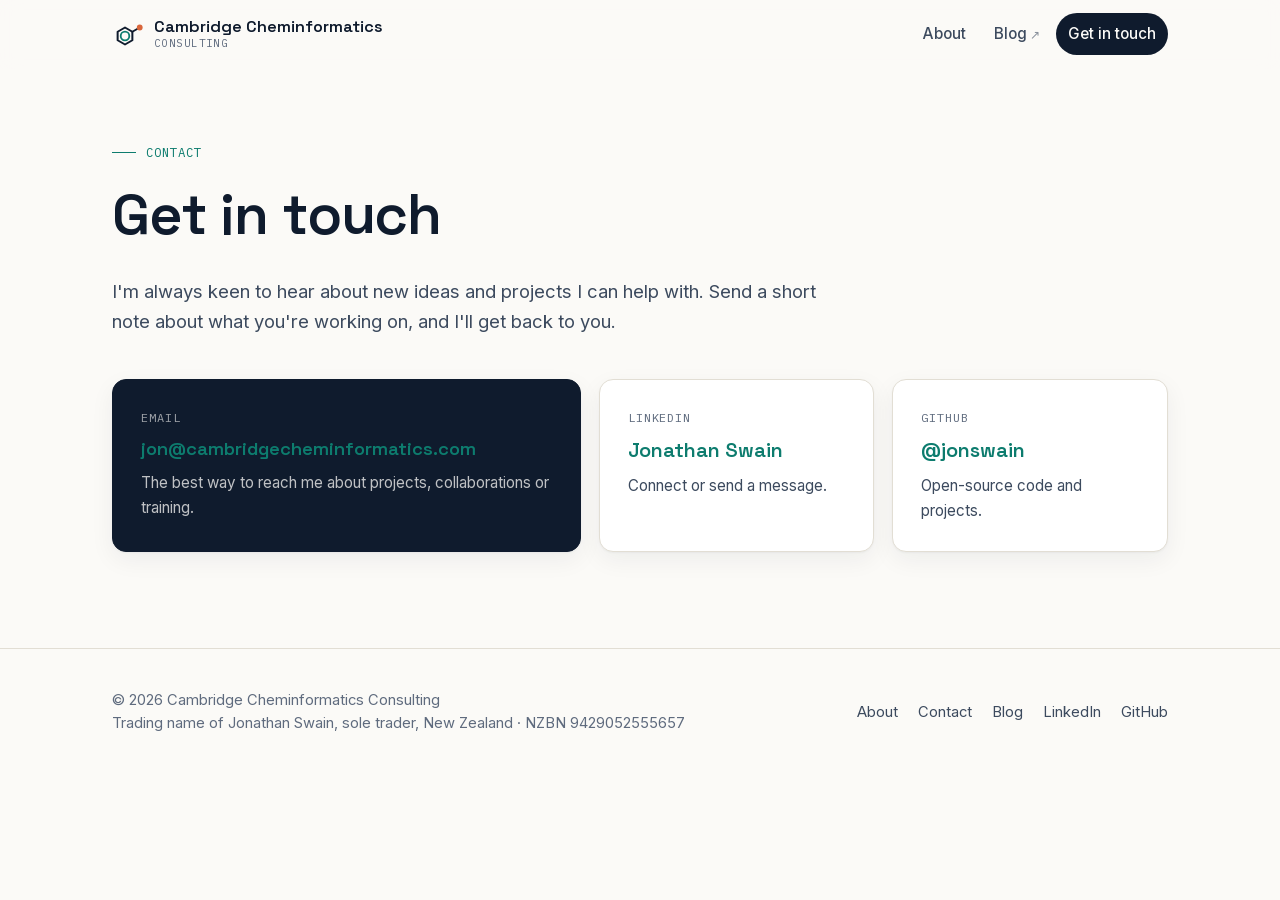
<file: contact/index.html>
<!doctype html>
<html lang="en-GB">
<head>
  <meta charset="utf-8">
  <meta name="viewport" content="width=device-width, initial-scale=1">
  <title>Contact | Cambridge Cheminformatics Consulting</title>
  <meta name="description" content="Get in touch with Cambridge Cheminformatics Consulting about cheminformatics, AI and data science projects.">
  <link rel="canonical" href="https://cambridgecheminformatics.com/contact/">
  <meta property="og:title" content="Contact | Cambridge Cheminformatics Consulting">
  <meta property="og:url" content="https://cambridgecheminformatics.com/contact/">
  <meta property="og:site_name" content="Cambridge Cheminformatics Consulting">
  <meta property="og:image" content="https://cambridgecheminformatics.com/assets/img/og-card.png">
  <meta property="og:image:width" content="1200">
  <meta property="og:image:height" content="630">
  <meta property="og:image:alt" content="Cambridge Cheminformatics Consulting: turning chemical data into better decisions">
  <meta name="twitter:card" content="summary_large_image">
  <meta name="theme-color" content="#fbfaf7" media="(prefers-color-scheme: light)">
  <meta name="theme-color" content="#0c1420" media="(prefers-color-scheme: dark)">
  <link rel="icon" href="../favicon.ico" sizes="32x32">
  <link rel="icon" href="../assets/img/favicon.svg" type="image/svg+xml">
  <link rel="apple-touch-icon" href="../apple-touch-icon.png">
  <link rel="preload" href="../assets/fonts/inter.woff2" as="font" type="font/woff2" crossorigin>
  <link rel="stylesheet" href="../assets/css/style.css">
</head>
<body>
  <a class="skip-link" href="#main">Skip to content</a>

  <header class="site-header">
    <div class="wrap">
      <a class="brand" href="../" aria-label="Cambridge Cheminformatics Consulting, home">
        <svg viewBox="0 0 32 32" aria-hidden="true"><path d="M13 9.5 20.36 13.75V22.25L13 26.5 5.64 22.25V13.75Z" fill="none" stroke="currentColor" stroke-width="2" stroke-linejoin="round"/><circle cx="13" cy="18" r="4.3" fill="none" stroke="#0d7c6e" stroke-width="1.8"/><path d="M20.36 13.75 27.72 9.5" stroke="currentColor" stroke-width="2" stroke-linecap="round"/><circle cx="27.72" cy="9.5" r="2.9" fill="#d9663b"/></svg>
        <span class="brand-text">Cambridge Cheminformatics<small>Consulting</small></span>
      </a>
      <nav class="nav" aria-label="Main">
        <a href="../about/">About</a>
        <a class="ext" href="https://jonswain.github.io/" target="_blank" rel="noopener">Blog<span class="visually-hidden"> (opens in a new tab)</span></a>
        <a class="nav-cta" href="./" aria-current="page">Get in touch</a>
      </nav>
    </div>
  </header>

  <main id="main">
    <div class="wrap page-head">
      <span class="eyebrow">Contact</span>
      <h1>Get in touch</h1>
      <p>I'm always keen to hear about new ideas and projects I can help with. Send a short note about what you're working on, and I'll get back to you.</p>
    </div>

    <div class="wrap contact-grid">
      <div class="card contact-card primary">
        <span class="label">Email</span>
        <!-- Address is assembled by JS (stored reversed) to deter scrapers. -->
        <a class="big" data-email-u="noj" data-email-d="moc.scitamrofnimehcegdirbmac" data-email-show>Email me</a>
        <noscript><p>jon [at] cambridgecheminformatics [dot] com</p></noscript>
        <p>The best way to reach me about projects, collaborations or training.</p>
      </div>
      <div class="card contact-card">
        <span class="label">LinkedIn</span>
        <a class="big" href="https://www.linkedin.com/in/jonathan-swain/">Jonathan Swain</a>
        <p>Connect or send a message.</p>
      </div>
      <div class="card contact-card">
        <span class="label">GitHub</span>
        <a class="big" href="https://github.com/jonswain">@jonswain</a>
        <p>Open-source code and projects.</p>
      </div>
    </div>
  </main>

  <footer class="site-footer">
    <div class="wrap">
      <p class="legal">© <span data-year>2026</span> Cambridge Cheminformatics Consulting<br>
        Trading name of Jonathan Swain, sole trader, New Zealand · NZBN 9429052555657</p>
      <nav aria-label="Footer">
        <a href="../about/">About</a>
        <a href="./">Contact</a>
        <a href="https://jonswain.github.io/" target="_blank" rel="noopener">Blog<span class="visually-hidden"> (opens in a new tab)</span></a>
        <a href="https://www.linkedin.com/in/jonathan-swain/">LinkedIn</a>
        <a href="https://github.com/jonswain">GitHub</a>
      </nav>
    </div>
  </footer>

  <script src="../assets/js/main.js" defer></script>
  <!-- Cloudflare Web Analytics --><script type='module' src='https://static.cloudflareinsights.com/beacon.min.js' data-cf-beacon='{"token": "aa5a878d3db4446e9f86eaf2953f493a"}'></script><!-- End Cloudflare Web Analytics -->
</body>
</html>
</file>
<file: assets/css/style.css>
/* Cambridge Cheminformatics Consulting — site styles */

/* Self-hosted fonts (SIL Open Font License), Latin subset */
@font-face { font-family: "Inter"; font-style: normal; font-weight: 400 600; font-display: swap; src: url("../fonts/inter.woff2") format("woff2"); unicode-range: U+0000-00FF, U+0131, U+0152-0153, U+02BB-02BC, U+02C6, U+02DA, U+02DC, U+0304, U+0308, U+0329, U+2000-206F, U+20AC, U+2122, U+2191, U+2193, U+2212, U+2215, U+FEFF, U+FFFD; }
@font-face { font-family: "Space Grotesk"; font-style: normal; font-weight: 500 600; font-display: swap; src: url("../fonts/space-grotesk.woff2") format("woff2"); unicode-range: U+0000-00FF, U+0131, U+0152-0153, U+02BB-02BC, U+02C6, U+02DA, U+02DC, U+0304, U+0308, U+0329, U+2000-206F, U+20AC, U+2122, U+2191, U+2193, U+2212, U+2215, U+FEFF, U+FFFD; }
@font-face { font-family: "IBM Plex Mono"; font-style: normal; font-weight: 400; font-display: swap; src: url("../fonts/ibm-plex-mono-400.woff2") format("woff2"); unicode-range: U+0000-00FF, U+0131, U+0152-0153, U+02BB-02BC, U+02C6, U+02DA, U+02DC, U+0304, U+0308, U+0329, U+2000-206F, U+20AC, U+2122, U+2191, U+2193, U+2212, U+2215, U+FEFF, U+FFFD; }

:root {
  --bg: #fbfaf7;
  --bg-alt: #f2f0ea;
  --surface: #ffffff;
  --ink: #0f1b2d;
  --ink-soft: #3c4a5e;
  --muted: #5f6b7e;
  --line: #e2ded4;
  --accent: #0d7c6e;
  --accent-strong: #0a5f55;
  --accent-soft: #dff1ec;
  --warm: #d9663b;
  --mol-c: #2f3d52;
  --mol-bond: #8794a6;
  --radius: 14px;
  --shadow: 0 1px 2px rgba(15, 27, 45, .04), 0 8px 24px rgba(15, 27, 45, .06);
  --max: 1120px;
  --font-head: "Space Grotesk", ui-sans-serif, system-ui, sans-serif;
  --font-body: "Inter", ui-sans-serif, system-ui, -apple-system, "Segoe UI", sans-serif;
  --font-mono: "IBM Plex Mono", ui-monospace, SFMono-Regular, Menlo, monospace;
  color-scheme: light;
}

@media (prefers-color-scheme: dark) {
  :root {
    --bg: #0c1420;
    --bg-alt: #111b2a;
    --surface: #152133;
    --ink: #eef2f6;
    --ink-soft: #c2cbd6;
    --muted: #8d9aab;
    --line: #233247;
    --accent: #3cc5b0;
    --accent-strong: #6ad8c6;
    --accent-soft: #123a37;
    --warm: #f08a5d;
    --mol-c: #c3cedb;
    --mol-bond: #5d6b80;
    --shadow: 0 1px 2px rgba(0, 0, 0, .3), 0 8px 24px rgba(0, 0, 0, .25);
    color-scheme: dark;
  }
}

*, *::before, *::after { box-sizing: border-box; }

html { scroll-behavior: smooth; -webkit-text-size-adjust: 100%; }

body {
  margin: 0;
  background: var(--bg);
  color: var(--ink);
  font-family: var(--font-body);
  font-size: 1.0625rem;
  line-height: 1.65;
  -webkit-font-smoothing: antialiased;
}

img { max-width: 100%; height: auto; display: block; }

a { color: var(--accent); text-decoration-thickness: 1px; text-underline-offset: 3px; }
a:hover { color: var(--accent-strong); }

h1, h2, h3 {
  font-family: var(--font-head);
  line-height: 1.15;
  letter-spacing: -0.02em;
  margin: 0 0 .5em;
  font-weight: 600;
}
h1 { font-size: clamp(2.2rem, 5vw, 3.6rem); }
h2 { font-size: clamp(1.7rem, 3.2vw, 2.4rem); }
h3 { font-size: 1.2rem; letter-spacing: -0.01em; }
p { margin: 0 0 1em; }

.wrap { max-width: var(--max); margin: 0 auto; padding: 0 16px; }
@media (min-width: 720px) { .wrap { padding: 0 32px; } }

.skip-link {
  position: absolute; left: -999px; top: 8px;
  background: var(--ink); color: var(--bg); padding: 8px 14px; border-radius: 8px; z-index: 100;
}
.skip-link:focus { left: 8px; }

:focus-visible { outline: 2px solid var(--accent); outline-offset: 3px; border-radius: 4px; }

/* ---------- Header ---------- */
.site-header {
  position: sticky; top: 0; z-index: 50;
  background: color-mix(in srgb, var(--bg) 85%, transparent);
  backdrop-filter: saturate(150%) blur(10px);
  -webkit-backdrop-filter: saturate(150%) blur(10px);
  border-bottom: 1px solid transparent;
  transition: border-color .2s;
}
.site-header.scrolled { border-bottom-color: var(--line); }
.site-header .wrap {
  display: flex; align-items: center; justify-content: space-between; gap: 16px;
  min-height: 68px;
}
.brand {
  display: flex; align-items: center; gap: 10px;
  color: var(--ink); text-decoration: none;
  font-family: var(--font-head); font-weight: 600; font-size: 1.02rem; line-height: 1.1;
}
.brand:hover { color: var(--ink); }
.brand svg { width: 32px; height: 32px; flex: none; }
.brand small { display: block; font-family: var(--font-mono); font-weight: 400; font-size: .68rem; color: var(--muted); letter-spacing: .04em; text-transform: uppercase; margin-top: 2px; }

.nav { display: flex; align-items: center; gap: 4px; }
.nav a {
  color: var(--ink-soft); text-decoration: none; font-size: .95rem; font-weight: 500;
  padding: 8px 12px; border-radius: 999px;
}
.nav a:hover { color: var(--ink); background: var(--bg-alt); }
.nav a[aria-current="page"] { color: var(--ink); }
.nav .nav-cta, .nav .nav-cta[aria-current] { background: var(--ink); color: var(--bg); }
.nav .nav-cta:hover { background: var(--accent); color: #fff; }
.nav .ext::after { content: "↗"; font-size: .8em; margin-left: 3px; opacity: .6; }

@media (max-width: 560px) {
  .brand-text { display: none; }
  .nav a { padding: 8px 10px; font-size: .9rem; }
}

/* ---------- Buttons ---------- */
.btn {
  display: inline-flex; align-items: center; gap: 8px;
  padding: 12px 22px; border-radius: 999px;
  font-weight: 600; font-size: .98rem; text-decoration: none;
  border: 1px solid transparent; transition: transform .15s, background .15s, color .15s, border-color .15s;
}
.btn:hover { transform: translateY(-1px); }
.btn-primary { background: var(--accent); color: #fff; }
.btn-primary:hover { background: var(--accent-strong); color: #fff; }
@media (prefers-color-scheme: dark) {
  .btn-primary, .btn-primary:hover { color: #06201c; }
}
.btn-ghost { border-color: var(--line); color: var(--ink); background: var(--surface); }
.btn-ghost:hover { border-color: var(--ink-soft); color: var(--ink); }
.btn svg { width: 18px; height: 18px; }

/* ---------- Hero ---------- */
.hero { padding: 56px 0 72px; overflow: hidden; }
.hero .wrap { display: grid; gap: 40px; align-items: center; }
@media (min-width: 900px) {
  .hero { padding: 88px 0 104px; }
  .hero .wrap { grid-template-columns: 1.05fr .95fr; }
}
.eyebrow {
  font-family: var(--font-mono); font-size: .78rem; letter-spacing: .08em; text-transform: uppercase;
  color: var(--accent); margin-bottom: 18px; display: inline-flex; align-items: center; gap: 10px;
}
.eyebrow::before { content: ""; width: 24px; height: 1px; background: currentColor; }
.hero h1 em { font-style: normal; color: var(--accent); }
.hero .lede { font-size: 1.18rem; color: var(--ink-soft); max-width: 36em; }
.hero .actions { display: flex; flex-wrap: wrap; gap: 12px; margin-top: 28px; }
.hero .byline {
  margin-top: 36px; display: flex; align-items: center; gap: 12px; color: var(--muted); font-size: .95rem;
}
.hero .byline img { width: 44px; height: 44px; border-radius: 50%; object-fit: cover; }
.hero .byline strong { color: var(--ink); font-weight: 600; display: block; }

.hero-art { width: 100%; max-width: 580px; justify-self: center; }
.hero-art svg { width: 100%; height: auto; overflow: visible; }
.hero-art .bond { stroke: var(--mol-bond); stroke-width: 8; stroke-linecap: round; }
.hero-art .bond.dbl { stroke-width: 5; }
.hero-art .atom { stroke: var(--bg); stroke-width: 3.5; }
.hero-art .a-C { fill: var(--mol-c); }
.hero-art .a-N { fill: var(--accent); }
.hero-art .a-O { fill: var(--warm); }
.hero-art .bit { fill: var(--accent); animation: twinkle 6s ease-in-out var(--d) infinite; }
.hero-art .bit.hi { fill: var(--warm); }
@keyframes twinkle {
  0%, 100% { fill-opacity: 1; }
  50% { fill-opacity: .35; }
}
@media (prefers-reduced-motion: reduce) {
  .hero-art .bit { animation: none; }
  html { scroll-behavior: auto; }
}
@media (max-width: 899px) { .hero-art { max-width: 340px; order: -1; } }

/* ---------- Sections ---------- */
section { padding: 80px 0; }
.section-alt { background: var(--bg-alt); }
.section-head { max-width: 46em; margin-bottom: 44px; }
.section-head p { color: var(--ink-soft); font-size: 1.08rem; }
.kicker {
  font-family: var(--font-mono); font-size: .75rem; letter-spacing: .08em; text-transform: uppercase;
  color: var(--muted); margin-bottom: 10px; display: block;
}

/* Services */
.services { display: grid; gap: 18px; grid-template-columns: 1fr; }
@media (min-width: 640px) { .services { grid-template-columns: repeat(2, 1fr); } }
@media (min-width: 980px) { .services { grid-template-columns: repeat(3, 1fr); } }
.card {
  background: var(--surface); border: 1px solid var(--line); border-radius: var(--radius);
  padding: 28px; box-shadow: var(--shadow);
  transition: transform .2s, border-color .2s;
}
.card:hover { transform: translateY(-3px); border-color: color-mix(in srgb, var(--accent) 40%, var(--line)); }
.card p { color: var(--ink-soft); margin: 0; font-size: 1rem; }
.icon {
  width: 46px; height: 46px; border-radius: 12px; display: grid; place-items: center;
  background: var(--accent-soft); color: var(--accent); margin-bottom: 18px;
}
.icon svg { width: 24px; height: 24px; fill: none; stroke: currentColor; stroke-width: 1.8; stroke-linecap: round; stroke-linejoin: round; }
.card-cta {
  display: flex; flex-direction: column; justify-content: center; align-items: flex-start;
  background: var(--ink); color: var(--bg); border-color: var(--ink);
}
.card-cta h3 { color: var(--bg); }
.card-cta p { color: color-mix(in srgb, var(--bg) 75%, transparent); margin-bottom: 20px; }

/* Intro / about teaser */
.intro { display: grid; gap: 40px; align-items: center; }
@media (min-width: 860px) { .intro { grid-template-columns: 340px 1fr; gap: 64px; } }
.portrait { position: relative; max-width: 340px; }
.portrait img { border-radius: 20px; aspect-ratio: 1; object-fit: cover; width: 100%; position: relative; z-index: 1; }
.intro p { color: var(--ink-soft); }
.stats { display: flex; flex-wrap: wrap; gap: 28px 40px; margin: 28px 0 32px; padding: 0; list-style: none; }
.stats li { font-size: .9rem; color: var(--muted); }
.stats strong { display: block; font-family: var(--font-head); font-size: 1.6rem; color: var(--ink); font-weight: 600; letter-spacing: -0.02em; }

/* Posts */
.posts { display: grid; gap: 18px; grid-template-columns: 1fr; list-style: none; padding: 0; margin: 0; }
@media (min-width: 860px) { .posts { grid-template-columns: repeat(3, 1fr); } }
.post a {
  display: flex; flex-direction: column; height: 100%;
  background: var(--surface); border: 1px solid var(--line); border-radius: var(--radius);
  padding: 24px; text-decoration: none; color: inherit; transition: transform .2s, border-color .2s;
}
.post a:hover { transform: translateY(-3px); border-color: color-mix(in srgb, var(--accent) 40%, var(--line)); }
.post time { font-family: var(--font-mono); font-size: .75rem; color: var(--muted); letter-spacing: .04em; }
.post h3 { margin: 10px 0 10px; font-size: 1.12rem; color: var(--ink); }
.post p { color: var(--ink-soft); font-size: .96rem; margin: 0 0 16px; }
.post .more { margin-top: auto; color: var(--accent); font-weight: 600; font-size: .92rem; }
.section-foot { margin-top: 32px; }

/* CTA band */
.cta-band { padding: 0 0 88px; }
.cta-band .box {
  background: var(--ink); color: var(--bg); border-radius: 24px; padding: 48px 28px;
  display: grid; gap: 24px; align-items: center; position: relative; overflow: hidden;
}
@media (min-width: 760px) { .cta-band .box { grid-template-columns: 1fr auto; padding: 56px 56px; } }
.cta-band h2 { color: var(--bg); margin-bottom: .3em; }
.cta-band p { color: color-mix(in srgb, var(--bg) 75%, transparent); margin: 0; max-width: 36em; }
.cta-band .box::after {
  content: ""; position: absolute; right: -60px; top: -60px; width: 220px; height: 220px;
  background: radial-gradient(circle, color-mix(in srgb, var(--accent) 45%, transparent) 0 2px, transparent 3px) 0 0 / 22px 22px;
  opacity: .5; pointer-events: none;
}

/* ---------- Page header (inner pages) ---------- */
.page-head { padding-top: 64px; padding-bottom: 24px; }
.page-head p { font-size: 1.15rem; color: var(--ink-soft); max-width: 40em; }

/* About */
.about-grid { display: grid; gap: 40px; }
@media (min-width: 900px) { .about-grid { grid-template-columns: 1fr 300px; gap: 72px; align-items: start; } }
.about-grid aside { order: -1; }
@media (min-width: 900px) { .about-grid aside { order: 0; position: sticky; top: 100px; } }
.about-grid aside img { border-radius: 18px; max-width: 300px; width: 100%; aspect-ratio: 4 / 5; object-fit: cover; }
.about-grid aside ul { list-style: none; padding: 0; margin: 20px 0 0; display: grid; gap: 8px; }
.about-grid aside a { font-weight: 500; }
.prose p { color: var(--ink-soft); }
.prose h2 { font-size: 1.5rem; margin-top: 56px; padding-top: 24px; border-top: 1px solid var(--line); }

.timeline { list-style: none; padding: 0; margin: 0; display: grid; gap: 22px; }
.timeline li { display: grid; gap: 2px 24px; }
@media (min-width: 640px) { .timeline li { grid-template-columns: 170px 1fr; } }
.timeline .when { font-family: var(--font-mono); font-size: .82rem; color: var(--muted); padding-top: 3px; }
.timeline .what strong { display: block; color: var(--ink); font-weight: 600; }
.timeline .what span { color: var(--ink-soft); font-size: .98rem; }
.timeline .what p { margin: 6px 0 0; font-size: .95rem; color: var(--ink-soft); }
.chips { list-style: none; padding: 0; margin: 0; display: flex; flex-wrap: wrap; gap: 8px; }
.chips li { font-family: var(--font-mono); font-size: .8rem; padding: 5px 12px; border-radius: 999px; background: var(--surface); border: 1px solid var(--line); color: var(--ink-soft); }
.prose .stats { margin: 32px 0 0; }

.prose h3 { font-size: 1.05rem; margin: 28px 0 12px; }
.pubs.talks { list-style: none; padding-left: 0; }
.pubs.talks li { padding-left: 0; }
.pubs { padding-left: 1.2em; margin: 0; display: grid; gap: 14px; }
.pubs li { color: var(--ink-soft); font-size: .97rem; padding-left: 4px; }
.pubs li::marker { color: var(--muted); font-family: var(--font-mono); font-size: .85rem; }
.pubs em { color: var(--ink); font-style: normal; font-weight: 500; }

/* Contact */
.contact-grid { display: grid; gap: 18px; grid-template-columns: 1fr; padding-bottom: 96px; }
@media (min-width: 760px) { .contact-grid { grid-template-columns: 1.7fr 1fr 1fr; } }
.contact-card { display: flex; flex-direction: column; gap: 6px; }
.contact-card .label { font-family: var(--font-mono); font-size: .75rem; text-transform: uppercase; letter-spacing: .08em; color: var(--muted); }
.contact-card a.big { font-family: var(--font-head); font-size: 1.25rem; font-weight: 600; text-decoration: none; overflow-wrap: normal; word-break: normal; }
.contact-card.primary { background: var(--ink); border-color: var(--ink); }
.contact-card.primary .label { color: color-mix(in srgb, var(--bg) 60%, transparent); }
.contact-card.primary a.big { color: var(--accent); font-size: 1.15rem; }
@media (max-width: 420px) { .contact-card.primary a.big { font-size: 1.02rem; } }
.contact-card.primary p { color: color-mix(in srgb, var(--bg) 75%, transparent); }
.contact-card p { font-size: .95rem; }

/* ---------- Footer ---------- */
.site-footer { border-top: 1px solid var(--line); padding: 40px 0; color: var(--muted); font-size: .92rem; }
.site-footer .wrap { display: flex; flex-wrap: wrap; justify-content: space-between; gap: 20px; align-items: center; }
.site-footer nav { display: flex; flex-wrap: wrap; gap: 6px 20px; }
.site-footer a { color: var(--ink-soft); text-decoration: none; }
.site-footer a:hover { color: var(--accent); }
.site-footer .legal { margin: 0; line-height: 1.6; }

/* 404 */
.notfound { min-height: 60vh; display: grid; place-items: center; text-align: center; padding-top: 80px; padding-bottom: 80px; }
.notfound code { font-family: var(--font-mono); color: var(--accent); }

/* Screen-reader-only text (e.g. "opens in a new tab") */
.visually-hidden { position: absolute; width: 1px; height: 1px; padding: 0; margin: -1px; overflow: hidden; clip: rect(0, 0, 0, 0); white-space: nowrap; border: 0; }
</file>
